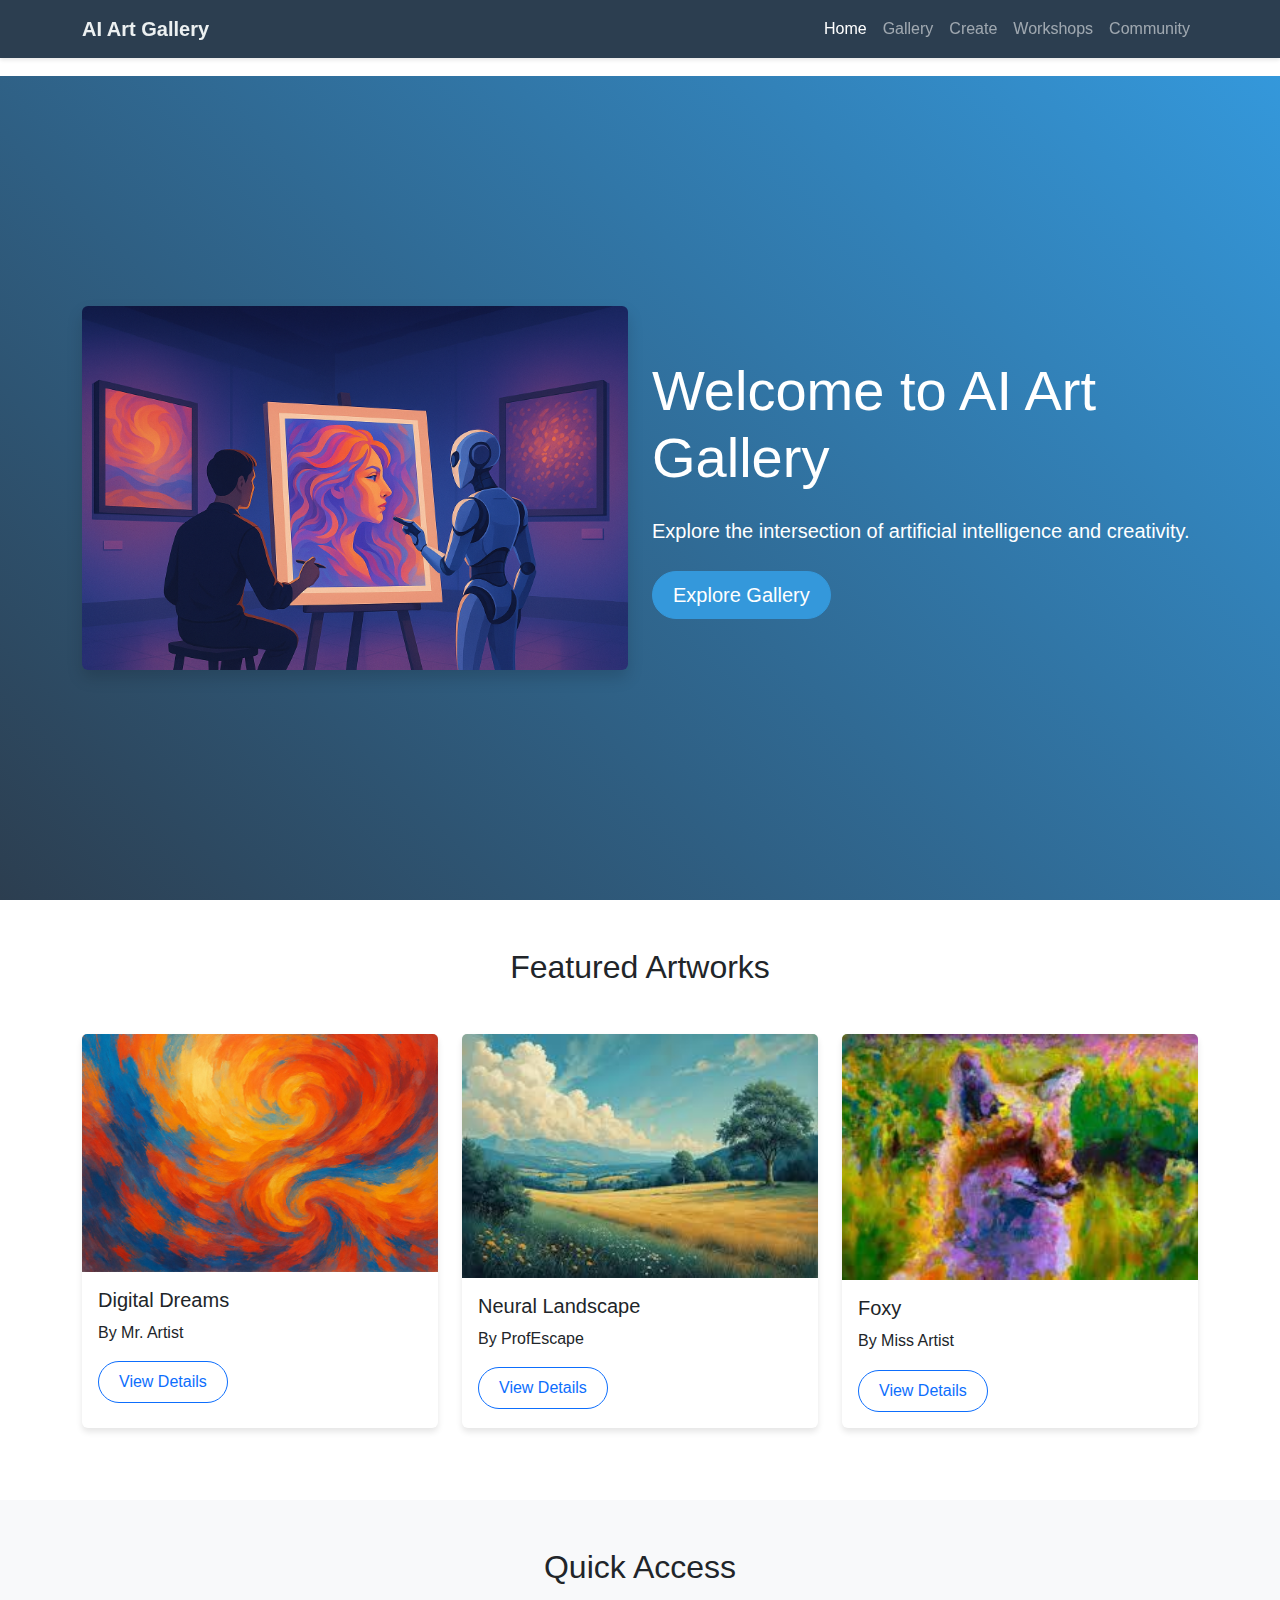
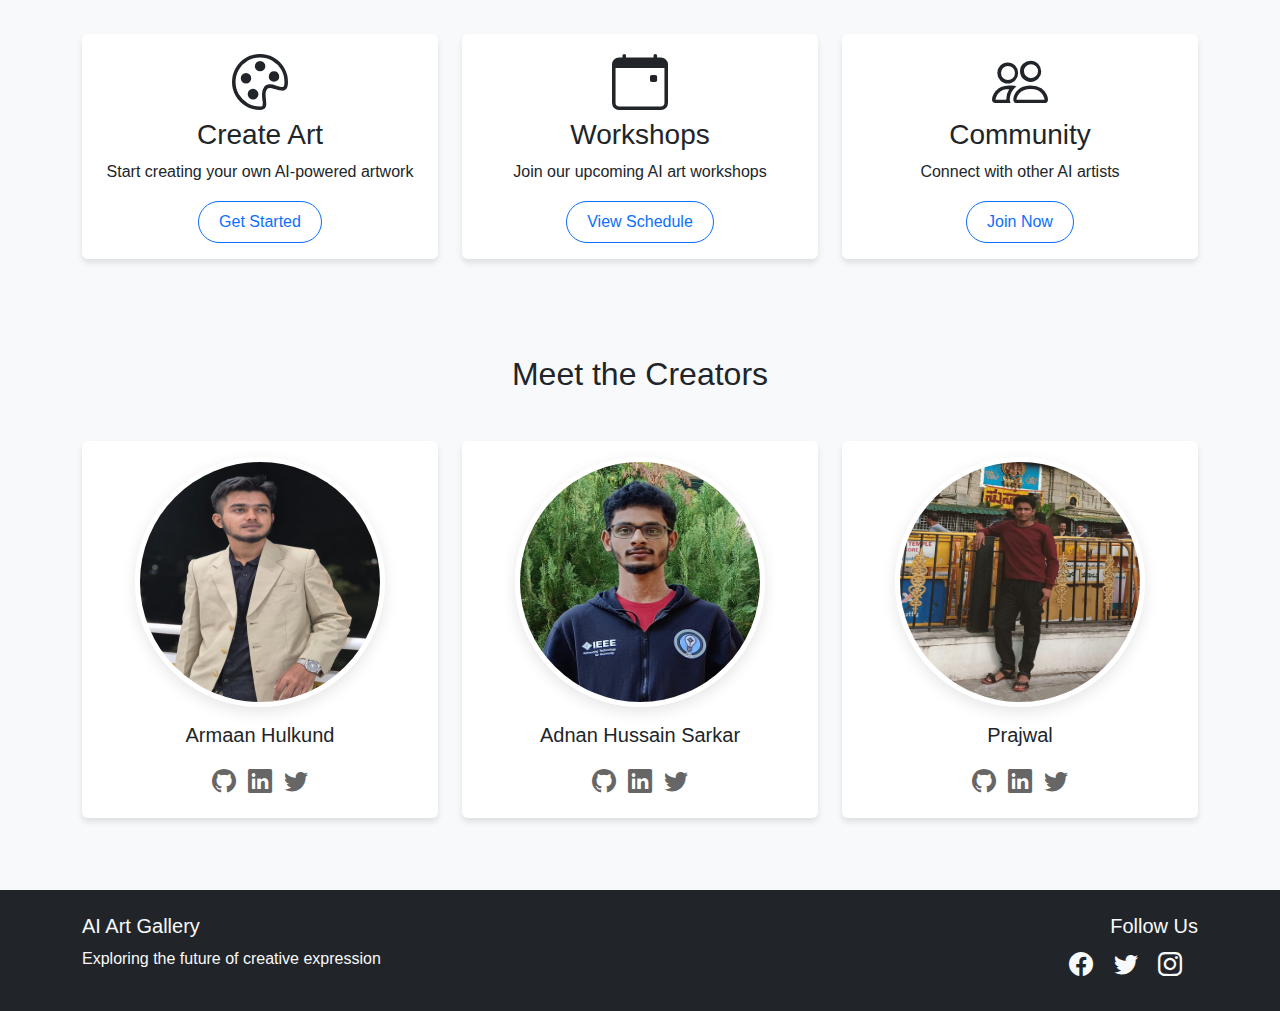
<file: index.html>
<!DOCTYPE html>
<html lang="en">
<head>
    <meta charset="UTF-8">
    <meta name="viewport" content="width=device-width, initial-scale=1.0">
    <title>AI Art Gallery</title>
    <!-- Bootstrap CSS -->
    <link href="https://cdn.jsdelivr.net/npm/bootstrap@5.1.3/dist/css/bootstrap.min.css" rel="stylesheet">
    <!-- Bootstrap Icons -->
    <link rel="stylesheet" href="https://cdn.jsdelivr.net/npm/bootstrap-icons@1.7.2/font/bootstrap-icons.css">
    <!-- Custom CSS -->
    <link href="css/style.css" rel="stylesheet">
    <link href="css/responsive.css" rel="stylesheet">
</head>
<body>
    <!-- Navigation -->
    <nav class="navbar navbar-expand-lg navbar-dark bg-dark fixed-top">
        <div class="container">
            <a class="navbar-brand" href="index.html">AI Art Gallery</a>
            <button class="navbar-toggler" type="button" data-bs-toggle="collapse" data-bs-target="#navbarNav">
                <span class="navbar-toggler-icon"></span>
            </button>
            <div class="collapse navbar-collapse" id="navbarNav">
                <ul class="navbar-nav ms-auto">
                    <li class="nav-item">
                        <a class="nav-link active" href="index.html">Home</a>
                    </li>
                    <li class="nav-item">
                        <a class="nav-link" href="pages/gallery.html">Gallery</a>
                    </li>
                    <li class="nav-item">
                        <a class="nav-link" href="pages/create-studio.html">Create</a>
                    </li>
                    <li class="nav-item">
                        <a class="nav-link" href="pages/workshops.html">Workshops</a>
                    </li>
                    <li class="nav-item">
                        <a class="nav-link" href="pages/community.html">Community</a>
                    </li>
                </ul>
            </div>
        </div>
    </nav>

    <!-- Hero Section -->
    <section class="hero-section">
        <div class="container h-100">
            <div class="row h-100 align-items-center">
                <div class="col-md-6">
                    <div class="art-showcase" id="artShowcase">
                        <img src="assets/images/hero/hero1.png" alt="AI Art" class="img-fluid rounded shadow hero-image">
                    </div>
                </div>
                <div class="col-md-6">
                    <h1 class="display-4 mb-4">Welcome to AI Art Gallery</h1>
                    <p class="lead mb-4">Explore the intersection of artificial intelligence and creativity.</p>
                    <a href="pages/gallery.html" class="btn btn-primary btn-lg">Explore Gallery</a>
                </div>
            </div>
        </div>
    </section>

    <!-- Featured Section -->
    <section class="featured-section py-5">
        <div class="container">
            <h2 class="text-center mb-5">Featured Artworks</h2>
            <div class="row" id="featuredArtworks">
                <!-- Dynamic content will be loaded here -->
            </div>
        </div>
    </section>

    <!-- Quick Access Section -->
    <section class="quick-access py-5 bg-light">
        <div class="container">
            <h2 class="text-center mb-5">Quick Access</h2>
            <div class="row g-4">
                <div class="col-md-4">
                    <div class="card h-100">
                        <div class="card-body text-center">
                            <i class="bi bi-palette display-4 mb-3"></i>
                            <h3>Create Art</h3>
                            <p>Start creating your own AI-powered artwork</p>
                            <a href="pages/create-studio.html" class="btn btn-outline-primary">Get Started</a>
                        </div>
                    </div>
                </div>
                <div class="col-md-4">
                    <div class="card h-100">
                        <div class="card-body text-center">
                            <i class="bi bi-calendar-event display-4 mb-3"></i>
                            <h3>Workshops</h3>
                            <p>Join our upcoming AI art workshops</p>
                            <a href="pages/workshops.html" class="btn btn-outline-primary">View Schedule</a>
                        </div>
                    </div>
                </div>
                <div class="col-md-4">
                    <div class="card h-100">
                        <div class="card-body text-center">
                            <i class="bi bi-people display-4 mb-3"></i>
                            <h3>Community</h3>
                            <p>Connect with other AI artists</p>
                            <a href="pages/community.html" class="btn btn-outline-primary">Join Now</a>
                        </div>
                    </div>
                </div>
            </div>
        </div>
    </section>

    <!-- Creators Section -->
<section class="creators-section py-5 bg-light">
    <div class="container">
        <h2 class="text-center mb-5">Meet the Creators</h2>
        <div class="row">
            <!-- Creator 1 -->
            <div class="col-md-4 mb-4">
                <div class="card creator-card h-100">
                    <div class="card-body text-center">
                        <div class="creator-avatar mb-3">
                            <img src="assets/images/creators/armaan.jpg" alt="Armaan Hulkund" 
                                 class="rounded-circle" width="250" height="250">
                        </div>
                        <h5 class="card-title">Armaan Hulkund</h5>
                        <p class="text-muted"></p>
                        <p class="card-text"></p>
                        <div class="social-links">
                            <a href="#" class="me-2"><i class="bi bi-github"></i></a>
                            <a href="#" class="me-2"><i class="bi bi-linkedin"></i></a>
                            <a href="#"><i class="bi bi-twitter"></i></a>
                        </div>
                    </div>
                </div>
            </div>

            <!-- Creator 2 -->
            <div class="col-md-4 mb-4">
                <div class="card creator-card h-100">
                    <div class="card-body text-center">
                        <div class="creator-avatar mb-3">
                            <img src="assets/images/creators/adnan.jpg" alt="Adnan Hussain Sarkar" 
                                 class="rounded-circle" width="250" height="250">
                        </div>
                        <h5 class="card-title">Adnan Hussain Sarkar</h5>
                        <p class="text-muted"></p>
                        <p class="card-text"></p>
                        <div class="social-links">
                            <a href="https://github.com/ProfEscape" class="me-2"><i class="bi bi-github"></i></a>
                            <a href="#" class="me-2"><i class="bi bi-linkedin"></i></a>
                            <a href="#"><i class="bi bi-twitter"></i></a>
                        </div>
                    </div>
                </div>
            </div>

            <!-- Creator 3 -->
            <div class="col-md-4 mb-4">
                <div class="card creator-card h-100">
                    <div class="card-body text-center">
                        <div class="creator-avatar mb-3">
                            <img src="assets/images/creators/prajwal.jpg" alt="Prajwal Teli" 
                                 class="rounded-circle" width="250" height="250">
                        </div>
                        <h5 class="card-title">Prajwal</h5>
                        <p class="text-muted"></p>
                        <p class="card-text"></p>
                        <div class="social-links">
                            <a href="#" class="me-2"><i class="bi bi-github"></i></a>
                            <a href="#" class="me-2"><i class="bi bi-linkedin"></i></a>
                            <a href="#"><i class="bi bi-twitter"></i></a>
                        </div>
                    </div>
                </div>
            </div>
        </div>
    </div>
</section>

    <!-- Footer -->
    <footer class="bg-dark text-light py-4">
        <div class="container">
            <div class="row">
                <div class="col-md-6">
                    <h5>AI Art Gallery</h5>
                    <p>Exploring the future of creative expression</p>
                </div>
                <div class="col-md-6 text-md-end">
                    <h5>Follow Us</h5>
                    <div class="social-links">
                        <a href="#" class="text-light me-3"><i class="bi bi-facebook"></i></a>
                        <a href="#" class="text-light me-3"><i class="bi bi-twitter"></i></a>
                        <a href="#" class="text-light me-3"><i class="bi bi-instagram"></i></a>
                    </div>
                </div>
            </div>
        </div>
    </footer>

    <!-- Scripts -->
    <script src="https://code.jquery.com/jquery-3.6.0.min.js"></script>
    <script src="https://cdn.jsdelivr.net/npm/bootstrap@5.1.3/dist/js/bootstrap.bundle.min.js"></script>
    <script src="js/main.js"></script>
</body>
</html>
</file>
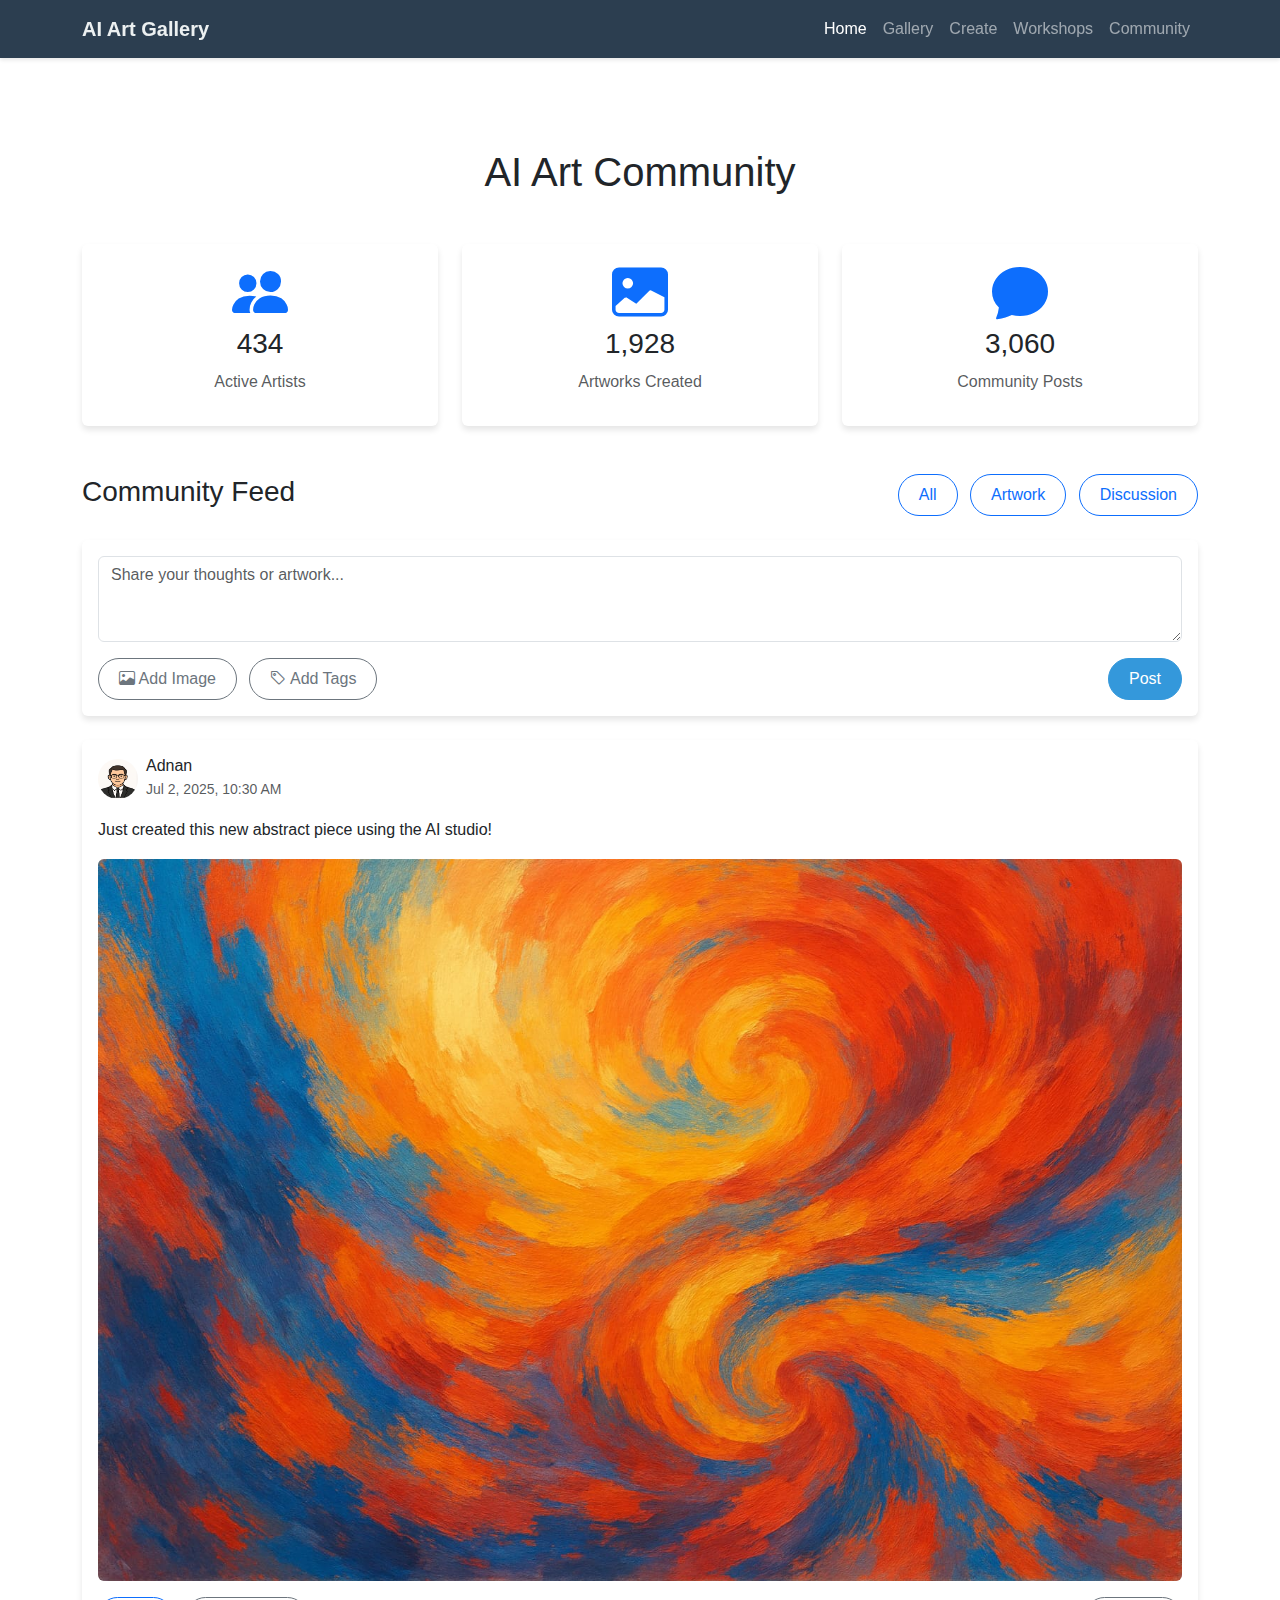
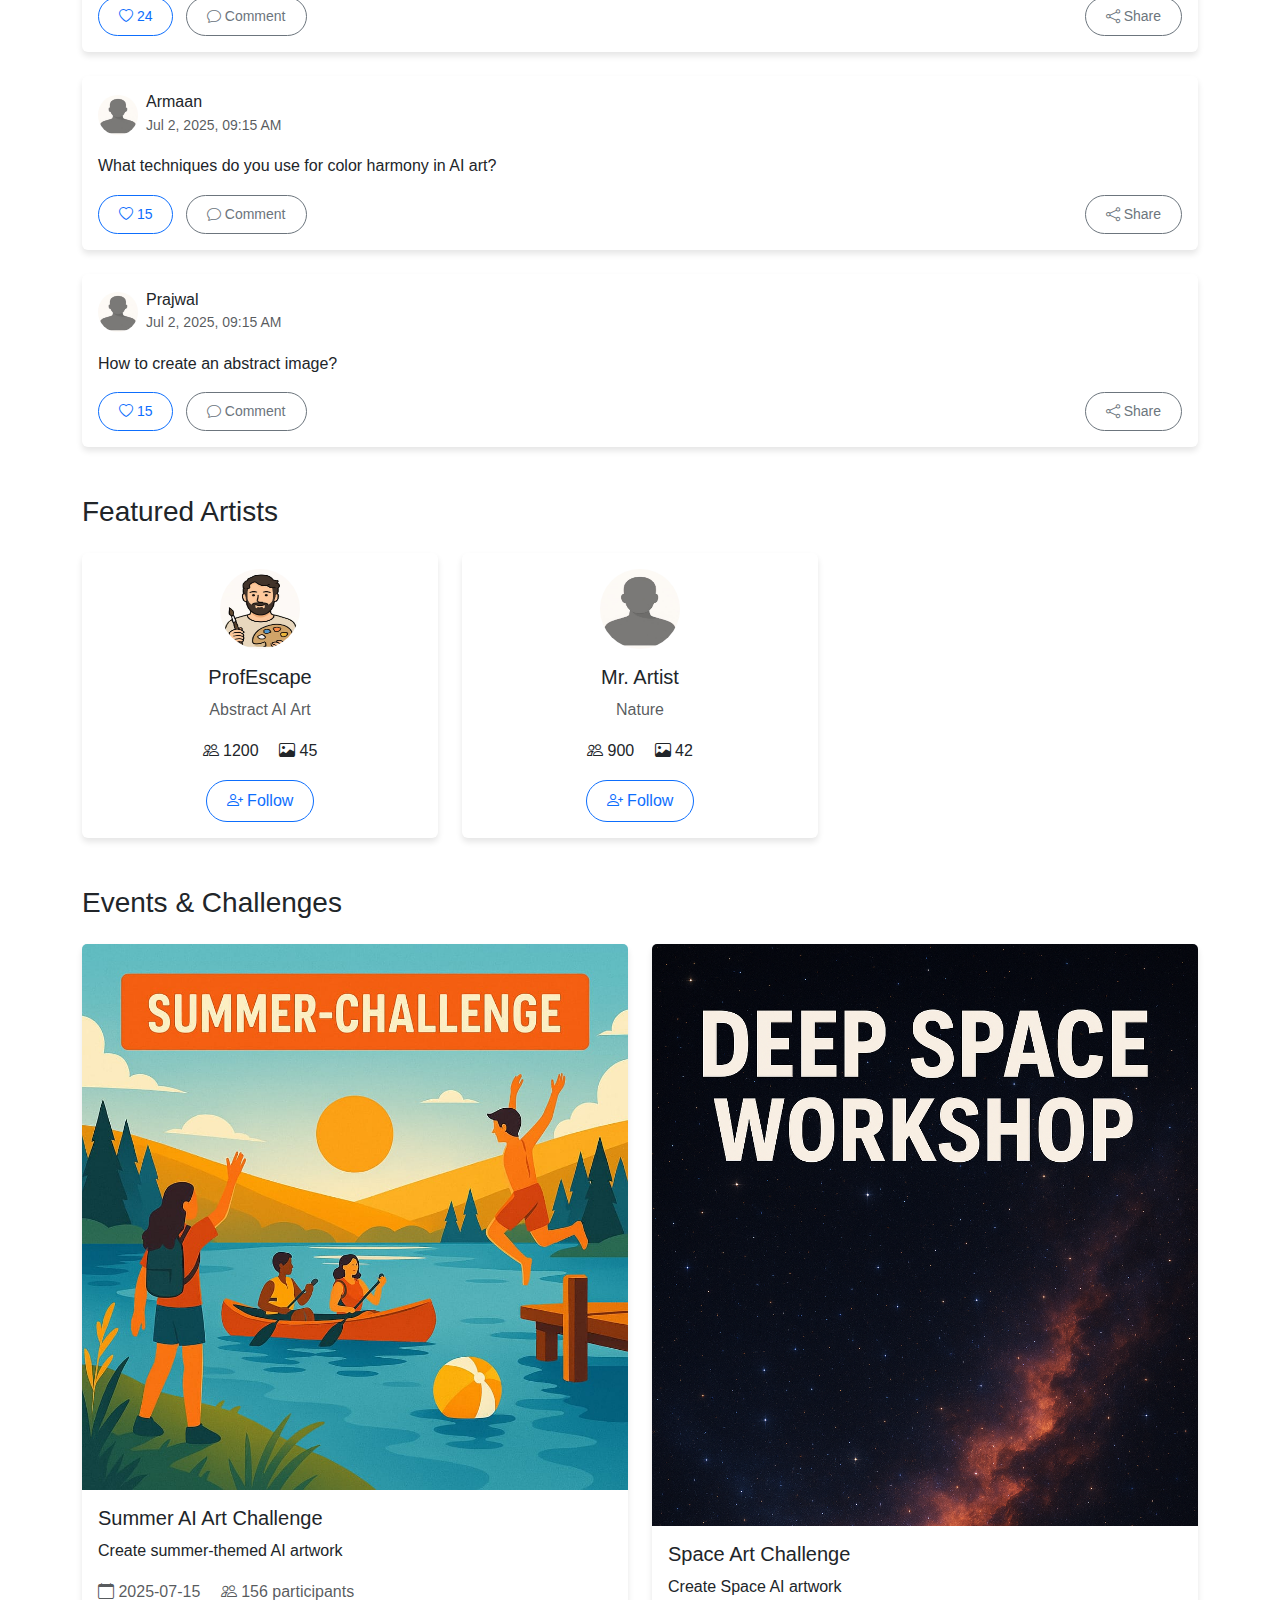
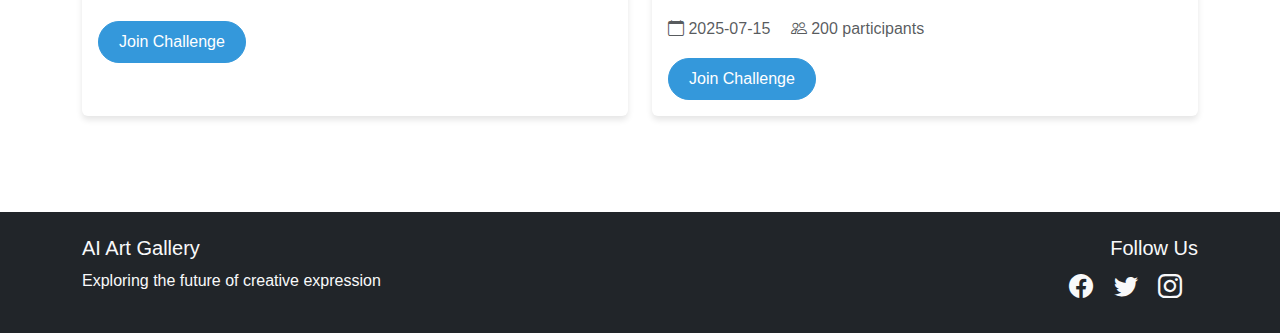
<file: pages/community.html>
<!DOCTYPE html>
<html lang="en">
<head>
    <meta charset="UTF-8">
    <meta name="viewport" content="width=device-width, initial-scale=1.0">
    <title>Community - AI Art Gallery</title>
    <link href="https://cdn.jsdelivr.net/npm/bootstrap@5.1.3/dist/css/bootstrap.min.css" rel="stylesheet">
    <link rel="stylesheet" href="https://cdn.jsdelivr.net/npm/bootstrap-icons@1.7.2/font/bootstrap-icons.css">
    <link href="../css/style.css" rel="stylesheet">
    <link href="../css/responsive.css" rel="stylesheet">
</head>
<body>
    <!-- Navigation -->
    <nav class="navbar navbar-expand-lg navbar-dark bg-dark fixed-top">
        <div class="container">
            <a class="navbar-brand" href="../index.html">AI Art Gallery</a>
            <button class="navbar-toggler" type="button" data-bs-toggle="collapse" data-bs-target="#navbarNav">
                <span class="navbar-toggler-icon"></span>
            </button>
            <div class="collapse navbar-collapse" id="navbarNav">
                <ul class="navbar-nav ms-auto">
                    <li class="nav-item">
                        <a class="nav-link active" href="../index.html">Home</a>
                    </li>
                    <li class="nav-item">
                        <a class="nav-link" href="gallery.html">Gallery</a>
                    </li>
                    <li class="nav-item">
                        <a class="nav-link" href="create-studio.html">Create</a>
                    </li>
                    <li class="nav-item">
                        <a class="nav-link" href="workshops.html">Workshops</a>
                    </li>
                    <li class="nav-item">
                        <a class="nav-link" href="community.html">Community</a>
                    </li>
                </ul>
            </div>
        </div>
    </nav>

    <!-- Community Header -->
    <section class="community-header py-5 mt-4">
        <div class="container">
            <h1 class="text-center mb-5">AI Art Community</h1>
            
            <!-- Community Stats -->
            <div class="community-stats text-center mb-5">
                <div class="row g-4">
                    <div class="col-md-4">
                        <div class="stat-card card h-100">
                            <div class="card-body">
                                <i class="bi bi-people-fill display-4 mb-3 text-primary"></i>
                                <h3 class="counter">1234</h3>
                                <p class="text-muted">Active Artists</p>
                            </div>
                        </div>
                    </div>
                    <div class="col-md-4">
                        <div class="stat-card card h-100">
                            <div class="card-body">
                                <i class="bi bi-image-fill display-4 mb-3 text-primary"></i>
                                <h3 class="counter">5678</h3>
                                <p class="text-muted">Artworks Created</p>
                            </div>
                        </div>
                    </div>
                    <div class="col-md-4">
                        <div class="stat-card card h-100">
                            <div class="card-body">
                                <i class="bi bi-chat-fill display-4 mb-3 text-primary"></i>
                                <h3 class="counter">9012</h3>
                                <p class="text-muted">Community Posts</p>
                            </div>
                        </div>
                    </div>
                </div>
            </div>

            <!-- Community Feed -->
            <div class="community-feed mb-5">
                <div class="d-flex justify-content-between align-items-center mb-4">
                    <h3>Community Feed</h3>
                    <div class="feed-controls">
                        <button class="btn btn-outline-primary me-2" data-filter="all">All</button>
                        <button class="btn btn-outline-primary me-2" data-filter="artwork">Artwork</button>
                        <button class="btn btn-outline-primary" data-filter="discussion">Discussion</button>
                    </div>
                </div>

                <!-- Post Creation -->
                <div class="card mb-4">
                    <div class="card-body">
                        <form id="postForm">
                            <div class="mb-3">
                                <textarea class="form-control" id="postContent" 
                                          rows="3" placeholder="Share your thoughts or artwork..."></textarea>
                            </div>
                            <div class="d-flex justify-content-between align-items-center">
                                <div class="post-attachments">
                                    <button type="button" class="btn btn-outline-secondary me-2">
                                        <i class="bi bi-image"></i> Add Image
                                    </button>
                                    <button type="button" class="btn btn-outline-secondary">
                                        <i class="bi bi-tag"></i> Add Tags
                                    </button>
                                </div>
                                <button type="submit" class="btn btn-primary">Post</button>
                            </div>
                        </form>
                    </div>
                </div>

                <!-- Feed Content -->
                <div id="communityFeed">
                    <!-- Dynamic content will be loaded here -->
                </div>
            </div>

            <!-- Featured Artists -->
            <div class="featured-artists mb-5">
                <h3 class="mb-4">Featured Artists</h3>
                <div class="row g-4" id="featuredArtists">
                    <!-- Dynamic content will be loaded here -->
                </div>
            </div>

            <!-- Events and Challenges -->
            <div class="events-challenges mb-5">
                <h3 class="mb-4">Events & Challenges</h3>
                <div class="row g-4" id="eventsChallenges">
                    <!-- Dynamic content will be loaded here -->
                </div>
            </div>
        </div>
    </section>

    <!-- Post Modal -->
    <div class="modal fade" id="postModal">
        <div class="modal-dialog modal-lg">
            <div class="modal-content">
                <div class="modal-header">
                    <h5 class="modal-title">Post Details</h5>
                    <button type="button" class="btn-close" data-bs-dismiss="modal"></button>
                </div>
                <div class="modal-body">
                    <!-- Dynamic content -->
                </div>
                <div class="modal-footer">
                    <div class="input-group">
                        <input type="text" class="form-control" placeholder="Add a comment...">
                        <button class="btn btn-primary">Comment</button>
                    </div>
                </div>
            </div>
        </div>
    </div>

    <!-- Footer -->
     <footer class="bg-dark text-light py-4">
        <div class="container">
            <div class="row">
                <div class="col-md-6">
                    <h5>AI Art Gallery</h5>
                    <p>Exploring the future of creative expression</p>
                </div>
                <div class="col-md-6 text-md-end">
                    <h5>Follow Us</h5>
                    <div class="social-links">
                        <a href="#" class="text-light me-3"><i class="bi bi-facebook"></i></a>
                        <a href="#" class="text-light me-3"><i class="bi bi-twitter"></i></a>
                        <a href="#" class="text-light me-3"><i class="bi bi-instagram"></i></a>
                    </div>
                </div>
            </div>
        </div>
    </footer>

    <!-- Scripts -->
    <script src="https://code.jquery.com/jquery-3.6.0.min.js"></script>
    <script src="https://cdn.jsdelivr.net/npm/bootstrap@5.1.3/dist/js/bootstrap.bundle.min.js"></script>
    <script src="../js/community.js"></script>
</body>
</html>
</file>
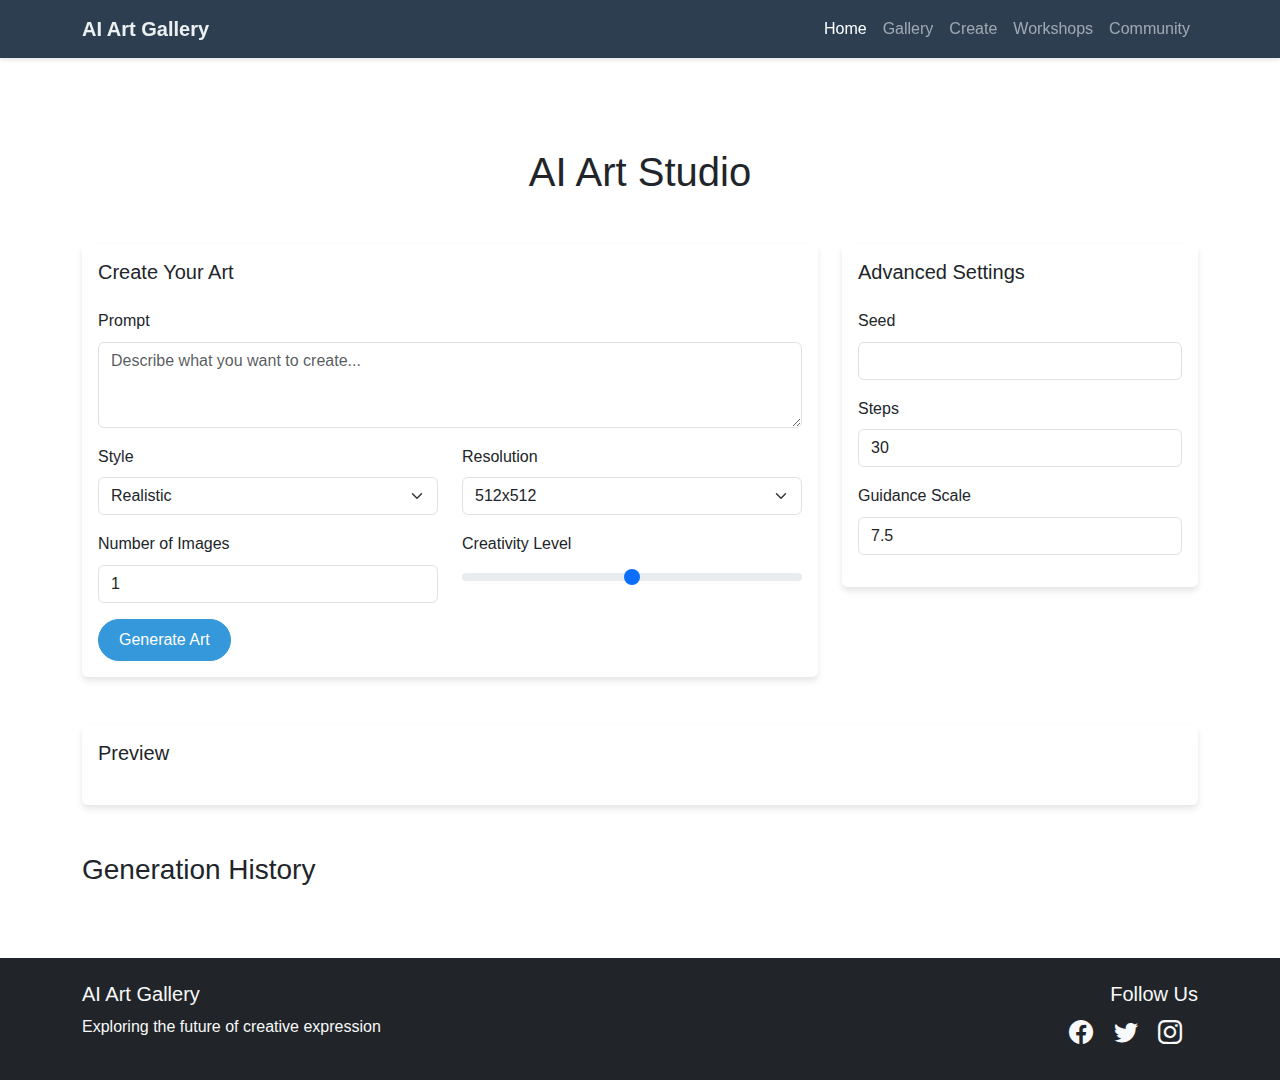
<file: pages/create-studio.html>
<!DOCTYPE html>
<html lang="en">
<head>
    <meta charset="UTF-8">
    <meta name="viewport" content="width=device-width, initial-scale=1.0">
    <title>Create Studio - AI Art Gallery</title>
    <link href="https://cdn.jsdelivr.net/npm/bootstrap@5.1.3/dist/css/bootstrap.min.css" rel="stylesheet">
    <link rel="stylesheet" href="https://cdn.jsdelivr.net/npm/bootstrap-icons@1.7.2/font/bootstrap-icons.css">
    <link href="../css/style.css" rel="stylesheet">
    <link href="../css/responsive.css" rel="stylesheet">
</head>
<body>
    <!-- Navigation -->
    <nav class="navbar navbar-expand-lg navbar-dark bg-dark fixed-top">
        <div class="container">
            <a class="navbar-brand" href="../index.html">AI Art Gallery</a>
            <button class="navbar-toggler" type="button" data-bs-toggle="collapse" data-bs-target="#navbarNav">
                <span class="navbar-toggler-icon"></span>
            </button>
            <div class="collapse navbar-collapse" id="navbarNav">
                <ul class="navbar-nav ms-auto">
                    <li class="nav-item">
                        <a class="nav-link active" href="../index.html">Home</a>
                    </li>
                    <li class="nav-item">
                        <a class="nav-link" href="gallery.html">Gallery</a>
                    </li>
                    <li class="nav-item">
                        <a class="nav-link" href="create-studio.html">Create</a>
                    </li>
                    <li class="nav-item">
                        <a class="nav-link" href="workshops.html">Workshops</a>
                    </li>
                    <li class="nav-item">
                        <a class="nav-link" href="community.html">Community</a>
                    </li>
                </ul>
            </div>
        </div>
    </nav>

    <!-- Studio Header -->
    <section class="studio-header py-5 mt-4">
        <div class="container">
            <h1 class="text-center mb-5">AI Art Studio</h1>
            
            <!-- Generation Controls -->
            <div class="studio-controls mb-5">
                <div class="row g-4">
                    <div class="col-md-8">
                        <div class="card">
                            <div class="card-body">
                                <h5 class="card-title mb-4">Create Your Art</h5>
                                <div class="mb-3">
                                    <label class="form-label">Prompt</label>
                                    <textarea class="form-control" id="artPrompt" rows="3" 
                                              placeholder="Describe what you want to create..."></textarea>
                                </div>
                                <div class="row mb-3">
                                    <div class="col-md-6">
                                        <label class="form-label">Style</label>
                                        <select class="form-select" id="artStyle">
                                            <option value="realistic">Realistic</option>
                                            <option value="abstract">Abstract</option>
                                            <option value="impressionist">Impressionist</option>
                                            <option value="digital">Digital Art</option>
                                        </select>
                                    </div>
                                    <div class="col-md-6">
                                        <label class="form-label">Resolution</label>
                                        <select class="form-select" id="artResolution">
                                            <option value="512">512x512</option>
                                            <option value="768">768x768</option>
                                            <option value="1024">1024x1024</option>
                                        </select>
                                    </div>
                                </div>
                                <div class="row mb-3">
                                    <div class="col-md-6">
                                        <label class="form-label">Number of Images</label>
                                        <input type="number" class="form-control" id="imageCount" 
                                               min="1" max="4" value="1">
                                    </div>
                                    <div class="col-md-6">
                                        <label class="form-label">Creativity Level</label>
                                        <input type="range" class="form-range" id="creativityLevel" 
                                               min="0" max="100" value="50">
                                    </div>
                                </div>
                                <button class="btn btn-primary" id="generateBtn">
                                    Generate Art
                                </button>
                            </div>
                        </div>
                    </div>
                    <div class="col-md-4">
                        <div class="card">
                            <div class="card-body">
                                <h5 class="card-title mb-4">Advanced Settings</h5>
                                <div class="mb-3">
                                    <label class="form-label">Seed</label>
                                    <input type="number" class="form-control" id="seed">
                                </div>
                                <div class="mb-3">
                                    <label class="form-label">Steps</label>
                                    <input type="number" class="form-control" id="steps" 
                                           min="20" max="50" value="30">
                                </div>
                                <div class="mb-3">
                                    <label class="form-label">Guidance Scale</label>
                                    <input type="number" class="form-control" id="guidance" 
                                           min="1" max="20" value="7.5" step="0.5">
                                </div>
                            </div>
                        </div>
                    </div>
                </div>
            </div>

            <!-- Preview Area -->
            <div class="preview-area mb-5">
                <div class="card">
                    <div class="card-body">
                        <h5 class="card-title mb-4">Preview</h5>
                        <div class="row" id="previewGrid">
                            <!-- Generated images will appear here -->
                        </div>
                    </div>
                </div>
            </div>

            <!-- History -->
            <div class="generation-history">
                <h3 class="mb-4">Generation History</h3>
                <div class="row" id="historyGrid">
                    <!-- History items will appear here -->
                </div>
            </div>
        </div>
    </section>

    <!-- Footer -->
     <footer class="bg-dark text-light py-4">
        <div class="container">
            <div class="row">
                <div class="col-md-6">
                    <h5>AI Art Gallery</h5>
                    <p>Exploring the future of creative expression</p>
                </div>
                <div class="col-md-6 text-md-end">
                    <h5>Follow Us</h5>
                    <div class="social-links">
                        <a href="#" class="text-light me-3"><i class="bi bi-facebook"></i></a>
                        <a href="#" class="text-light me-3"><i class="bi bi-twitter"></i></a>
                        <a href="#" class="text-light me-3"><i class="bi bi-instagram"></i></a>
                    </div>
                </div>
            </div>
        </div>
    </footer>

    <!-- Scripts -->
    <script src="https://code.jquery.com/jquery-3.6.0.min.js"></script>
    <script src="https://cdn.jsdelivr.net/npm/bootstrap@5.1.3/dist/js/bootstrap.bundle.min.js"></script>
    <script src="../js/studio.js"></script>
</body>
</html>
</file>
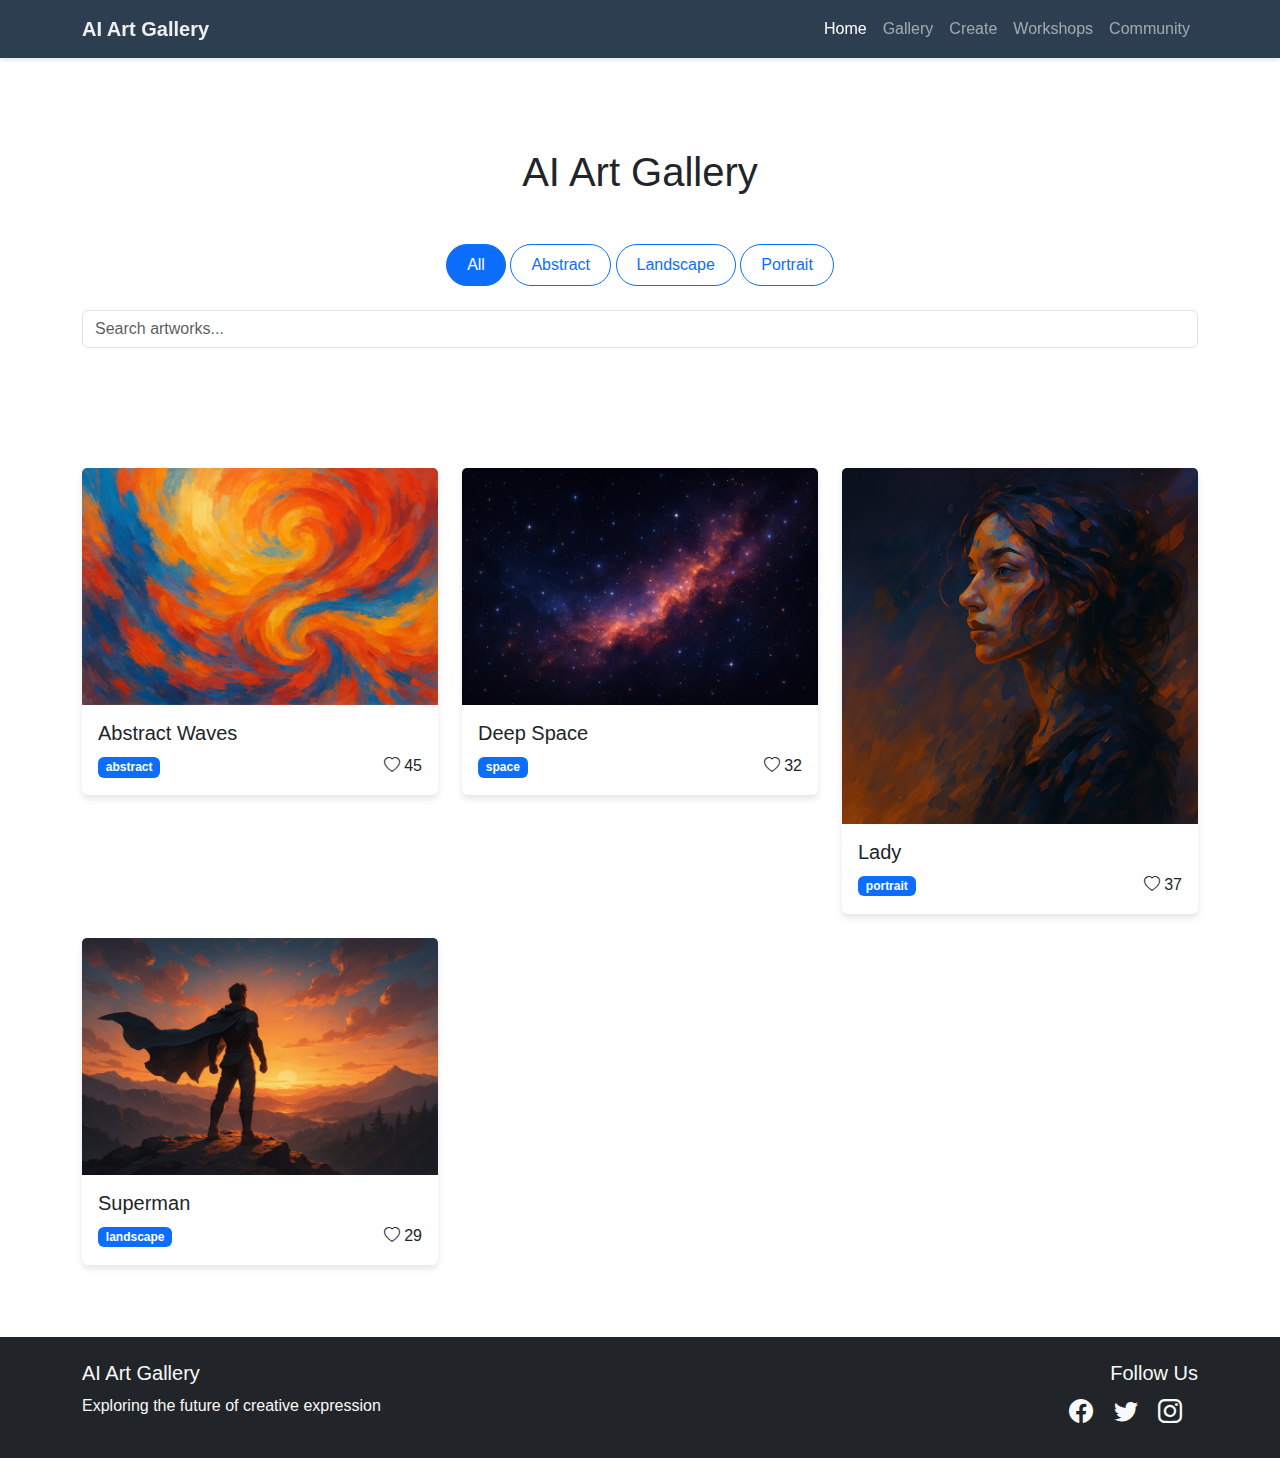
<file: pages/gallery.html>
<!DOCTYPE html>
<html lang="en">
<head>
    <meta charset="UTF-8">
    <meta name="viewport" content="width=device-width, initial-scale=1.0">
    <title>Gallery - AI Art Gallery</title>
    <!-- Bootstrap CSS -->
    <link href="https://cdn.jsdelivr.net/npm/bootstrap@5.1.3/dist/css/bootstrap.min.css" rel="stylesheet">
    <!-- Bootstrap Icons -->
    <link rel="stylesheet" href="https://cdn.jsdelivr.net/npm/bootstrap-icons@1.7.2/font/bootstrap-icons.css">
    <!-- Custom CSS -->
    <link href="../css/style.css" rel="stylesheet">
    <link href="../css/responsive.css" rel="stylesheet">
</head>
<body>
    <!-- Navigation -->
    <nav class="navbar navbar-expand-lg navbar-dark bg-dark fixed-top">
        <div class="container">
            <a class="navbar-brand" href="../index.html">AI Art Gallery</a>
            <button class="navbar-toggler" type="button" data-bs-toggle="collapse" data-bs-target="#navbarNav">
                <span class="navbar-toggler-icon"></span>
            </button>
            <div class="collapse navbar-collapse" id="navbarNav">
                <ul class="navbar-nav ms-auto">
                    <li class="nav-item">
                        <a class="nav-link active" href="../index.html">Home</a>
                    </li>
                    <li class="nav-item">
                        <a class="nav-link" href="gallery.html">Gallery</a>
                    </li>
                    <li class="nav-item">
                        <a class="nav-link" href="create-studio.html">Create</a>
                    </li>
                    <li class="nav-item">
                        <a class="nav-link" href="workshops.html">Workshops</a>
                    </li>
                    <li class="nav-item">
                        <a class="nav-link" href="community.html">Community</a>
                    </li>
                </ul>
            </div>
        </div>
    </nav>

    <!-- Gallery Header -->
    <section class="gallery-header py-5 mt-4">
        <div class="container">
            <h1 class="text-center mb-5">AI Art Gallery</h1>
            <div class="filter-buttons text-center mb-4">
                <button class="btn btn-outline-primary active" data-category="all">All</button>
                <button class="btn btn-outline-primary" data-category="abstract">Abstract</button>
                <button class="btn btn-outline-primary" data-category="landscape">Landscape</button>
                <button class="btn btn-outline-primary" data-category="portrait">Portrait</button>
            </div>
            <div class="search-bar mb-4">
                <input type="text" class="form-control" id="searchArt" placeholder="Search artworks...">
            </div>
        </div>
    </section>

    <!-- Gallery Grid -->
    <section class="gallery-grid py-5">
        <div class="container">
            <div class="row" id="galleryGrid">
                <!-- Dynamic content loaded by JavaScript -->
            </div>
        </div>
    </section>

    <!-- Image Preview Modal -->
    <div class="modal fade" id="artworkModal">
        <div class="modal-dialog modal-lg">
            <div class="modal-content">
                <div class="modal-header">
                    <h5 class="modal-title" id="artworkTitle"></h5>
                    <button type="button" class="btn-close" data-bs-dismiss="modal"></button>
                </div>
                <div class="modal-body">
                    <img id="modalImage" class="img-fluid" alt="Artwork">
                    <div class="artwork-details mt-3">
                        <p id="artworkDescription"></p>
                        <div class="d-flex justify-content-between align-items-center">
                            <div class="artwork-meta">
                                <span class="badge bg-primary" id="artworkCategory"></span>
                                <span class="text-muted" id="artworkDate"></span>
                            </div>
                            <div class="artwork-actions">
                                <button class="btn btn-outline-primary btn-sm like-btn">
                                    <i class="bi bi-heart"></i> Like
                                </button>
                                <button class="btn btn-outline-secondary btn-sm share-btn">
                                    <i class="bi bi-share"></i> Share
                                </button>
                            </div>
                        </div>
                    </div>
                </div>
            </div>
        </div>
    </div>

    <!-- Footer -->
   <footer class="bg-dark text-light py-4">
        <div class="container">
            <div class="row">
                <div class="col-md-6">
                    <h5>AI Art Gallery</h5>
                    <p>Exploring the future of creative expression</p>
                </div>
                <div class="col-md-6 text-md-end">
                    <h5>Follow Us</h5>
                    <div class="social-links">
                        <a href="#" class="text-light me-3"><i class="bi bi-facebook"></i></a>
                        <a href="#" class="text-light me-3"><i class="bi bi-twitter"></i></a>
                        <a href="#" class="text-light me-3"><i class="bi bi-instagram"></i></a>
                    </div>
                </div>
            </div>
        </div>
    </footer>

    <!-- Scripts -->
    <script src="https://code.jquery.com/jquery-3.6.0.min.js"></script>
    <script src="https://cdn.jsdelivr.net/npm/bootstrap@5.1.3/dist/js/bootstrap.bundle.min.js"></script>
    <script src="../js/gallery.js"></script>
</body>
</html>
</file>
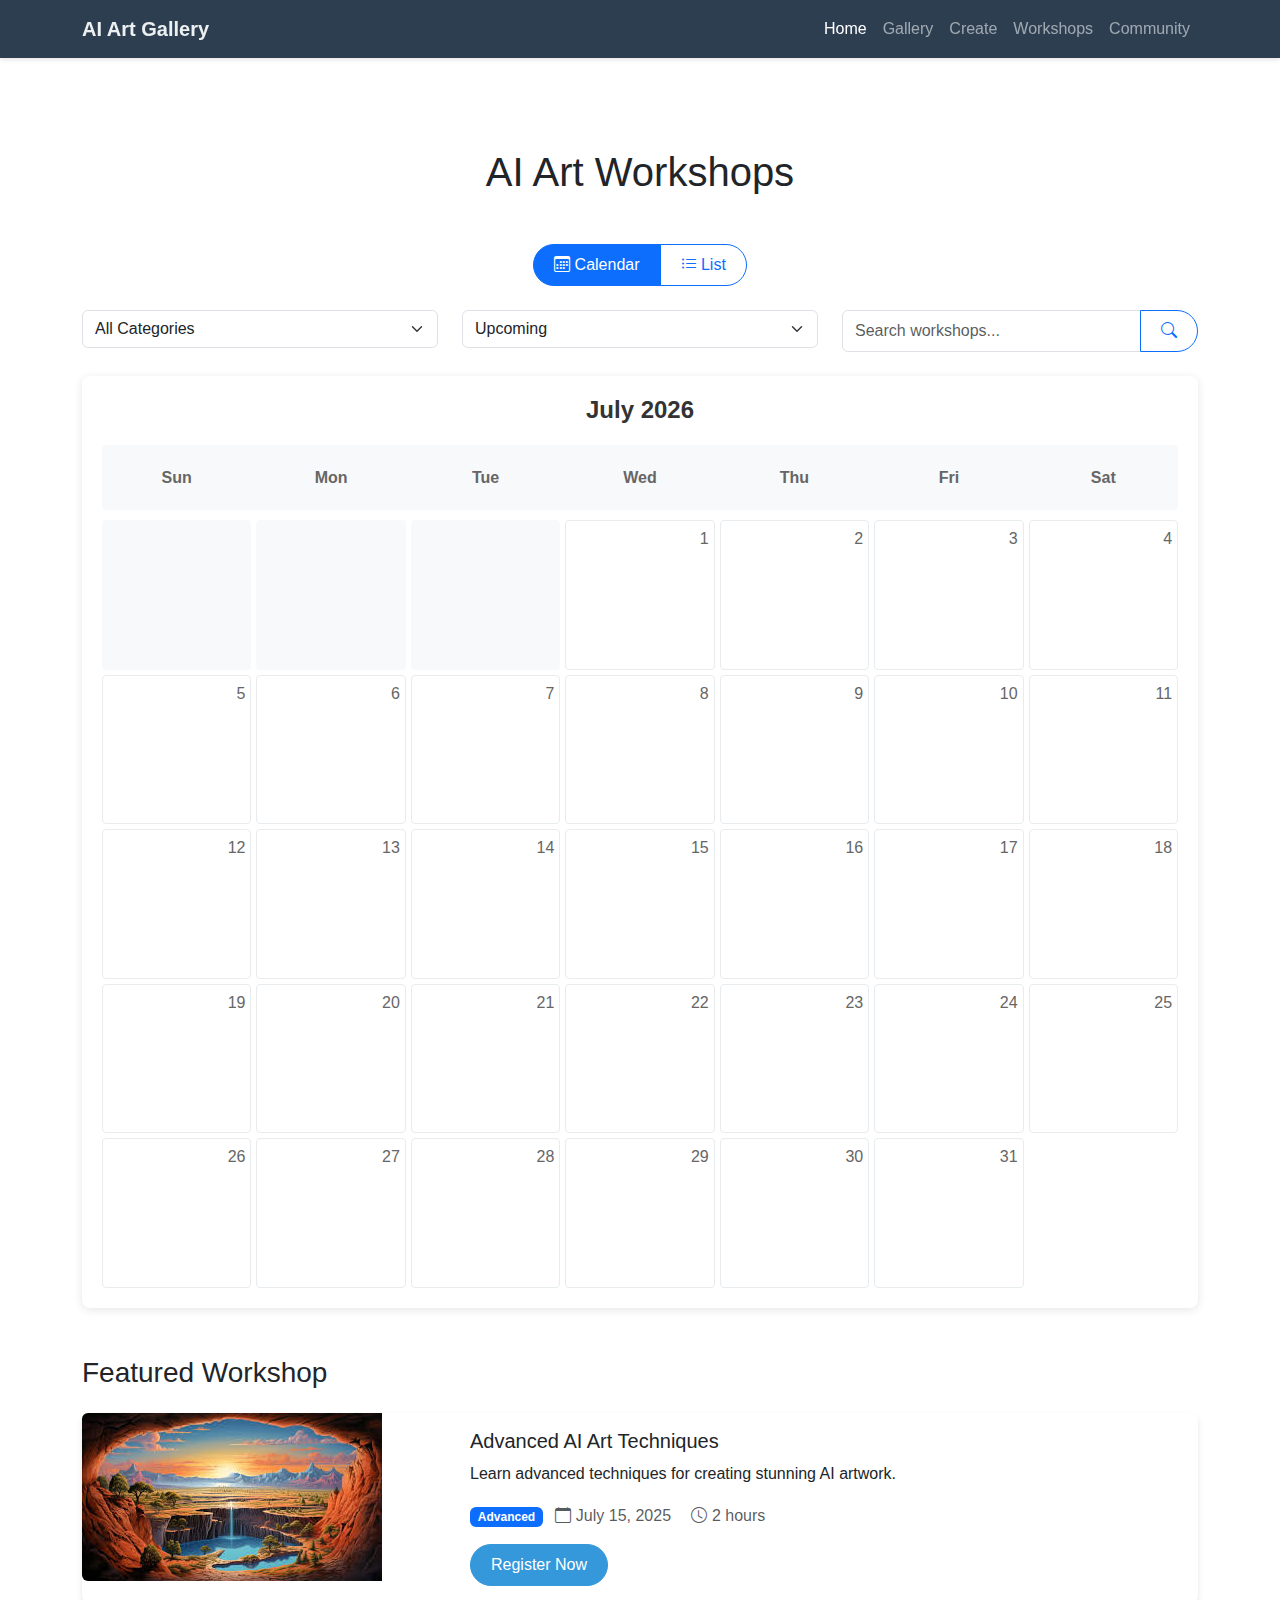
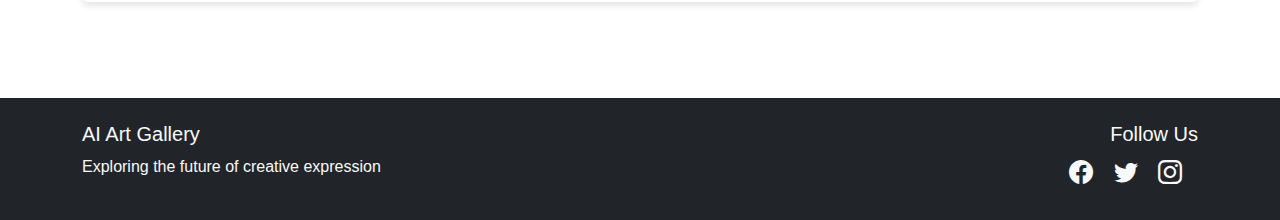
<file: pages/workshops.html>
<!DOCTYPE html>
<html lang="en">
<head>
    <meta charset="UTF-8">
    <meta name="viewport" content="width=device-width, initial-scale=1.0">
    <title>Workshops - AI Art Gallery</title>
    <link href="https://cdn.jsdelivr.net/npm/bootstrap@5.1.3/dist/css/bootstrap.min.css" rel="stylesheet">
    <link rel="stylesheet" href="https://cdn.jsdelivr.net/npm/bootstrap-icons@1.7.2/font/bootstrap-icons.css">
    <link href="../css/style.css" rel="stylesheet">
    <link href="../css/responsive.css" rel="stylesheet">
</head>
<body>
    <!-- Navigation -->
    <nav class="navbar navbar-expand-lg navbar-dark bg-dark fixed-top">
        <div class="container">
            <a class="navbar-brand" href="../index.html">AI Art Gallery</a>
            <button class="navbar-toggler" type="button" data-bs-toggle="collapse" data-bs-target="#navbarNav">
                <span class="navbar-toggler-icon"></span>
            </button>
            <div class="collapse navbar-collapse" id="navbarNav">
                <ul class="navbar-nav ms-auto">
                    <li class="nav-item">
                        <a class="nav-link active" href="../index.html">Home</a>
                    </li>
                    <li class="nav-item">
                        <a class="nav-link" href="gallery.html">Gallery</a>
                    </li>
                    <li class="nav-item">
                        <a class="nav-link" href="create-studio.html">Create</a>
                    </li>
                    <li class="nav-item">
                        <a class="nav-link" href="workshops.html">Workshops</a>
                    </li>
                    <li class="nav-item">
                        <a class="nav-link" href="community.html">Community</a>
                    </li>
                </ul>
            </div>
        </div>
    </nav>

    <!-- Workshops Header -->
    <section class="workshops-header py-5 mt-4">
        <div class="container">
            <h1 class="text-center mb-5">AI Art Workshops</h1>
            
            <!-- View Toggle -->
            <div class="view-toggle text-center mb-4">
                <div class="btn-group" role="group">
                    <button class="btn btn-outline-primary active" data-view="calendar">
                        <i class="bi bi-calendar3"></i> Calendar
                    </button>
                    <button class="btn btn-outline-primary" data-view="list">
                        <i class="bi bi-list-ul"></i> List
                    </button>
                </div>
            </div>

            <!-- Filters -->
            <div class="filters mb-4">
                <div class="row">
                    <div class="col-md-4">
                        <select class="form-select" id="categoryFilter">
                            <option value="all">All Categories</option>
                            <option value="beginner">Beginner</option>
                            <option value="intermediate">Intermediate</option>
                            <option value="advanced">Advanced</option>
                        </select>
                    </div>
                    <div class="col-md-4">
                        <select class="form-select" id="dateFilter">
                            <option value="upcoming">Upcoming</option>
                            <option value="this-week">This Week</option>
                            <option value="this-month">This Month</option>
                            <option value="past">Past Events</option>
                        </select>
                    </div>
                    <div class="col-md-4">
                        <div class="input-group">
                            <input type="text" class="form-control" id="searchWorkshops" 
                                   placeholder="Search workshops...">
                            <button class="btn btn-outline-primary">
                                <i class="bi bi-search"></i>
                            </button>
                        </div>
                    </div>
                </div>
            </div>

            <!-- Calendar View -->
            <div class="calendar-view mb-5" id="calendarView">
                <!-- Calendar will be rendered here -->
            </div>

            <!-- List View (initially hidden) -->
            <div class="list-view mb-5" id="listView" style="display: none;">
                <div class="row" id="workshopsList">
                    <!-- Workshops will be listed here -->
                </div>
            </div>

            <!-- Featured Workshop -->
            <div class="featured-workshop mb-5">
                <h3 class="mb-4">Featured Workshop</h3>
                <div class="card">
                    <div class="row g-0">
                        <div class="col-md-4">
                            <img src="../assets/images/workshops/featured.jpeg" class="img-fluid rounded-start" 
                                 alt="Featured Workshop">
                        </div>
                        <div class="col-md-8">
                            <div class="card-body">
                                <h5 class="card-title">Advanced AI Art Techniques</h5>
                                <p class="card-text">Learn advanced techniques for creating stunning AI artwork.</p>
                                <div class="workshop-meta mb-3">
                                    <span class="badge bg-primary me-2">Advanced</span>
                                    <span class="text-muted">
                                        <i class="bi bi-calendar"></i> July 15, 2025
                                    </span>
                                    <span class="text-muted ms-3">
                                        <i class="bi bi-clock"></i> 2 hours
                                    </span>
                                </div>
                                <button class="btn btn-primary">Register Now</button>
                            </div>
                        </div>
                    </div>
                </div>
            </div>
        </div>
    </section>

    <!-- Footer -->
     <footer class="bg-dark text-light py-4">
        <div class="container">
            <div class="row">
                <div class="col-md-6">
                    <h5>AI Art Gallery</h5>
                    <p>Exploring the future of creative expression</p>
                </div>
                <div class="col-md-6 text-md-end">
                    <h5>Follow Us</h5>
                    <div class="social-links">
                        <a href="#" class="text-light me-3"><i class="bi bi-facebook"></i></a>
                        <a href="#" class="text-light me-3"><i class="bi bi-twitter"></i></a>
                        <a href="#" class="text-light me-3"><i class="bi bi-instagram"></i></a>
                    </div>
                </div>
            </div>
        </div>
    </footer>

    <!-- Scripts -->
    <script src="https://code.jquery.com/jquery-3.6.0.min.js"></script>
    <script src="https://cdn.jsdelivr.net/npm/bootstrap@5.1.3/dist/js/bootstrap.bundle.min.js"></script>
    <script src="../js/workshops.js"></script>
</body>
</html>
</file>
<file: css/style.css>
/* Global Variables */
:root {
    --primary-color: #3498db;
    --secondary-color: #2ecc71;
    --dark-color: #2c3e50;
    --light-color: #ecf0f1;
    --transition: all 0.3s ease;
}

/* Global Styles */
body {
    font-family: 'Arial', sans-serif;
    line-height: 1.6;
    padding-top: 76px;
}

/* Navigation */
.navbar {
    background: var(--dark-color) !important;
    box-shadow: 0 2px 4px rgba(0,0,0,0.1);
}

.navbar-brand {
    font-weight: bold;
    color: var(--light-color) !important;
}

/* Hero Section */
.hero-section {
    background: linear-gradient(45deg, var(--dark-color), var(--primary-color));
    color: white;
    min-height: calc(100vh - 76px);
    display: flex;
    align-items: center;
}

.hero-image {
    transition: var(--transition);
}

/* Cards */
.card {
    transition: var(--transition);
    border: none;
    box-shadow: 0 4px 6px rgba(0,0,0,0.1);
}

.card:hover {
    transform: translateY(-5px);
}

/* Creator Cards Styling */
.creator-card {
    transition: transform 0.3s ease, box-shadow 0.3s ease;
}

.creator-card:hover {
    transform: translateY(-10px);
    box-shadow: 0 10px 20px rgba(0, 0, 0, 0.1);
}

.creator-avatar img {
    border: 5px solid #fff;
    box-shadow: 0 5px 15px rgba(0, 0, 0, 0.1);
    transition: transform 0.3s ease;
}

.creator-card:hover .creator-avatar img {
    transform: scale(1.1);
}

.social-links a {
    color: #666;
    font-size: 1.2rem;
    transition: color 0.3s ease;
}

.social-links a:hover {
    color: var(--bs-primary);
}

/* Buttons */
.btn {
    border-radius: 25px;
    padding: 8px 20px;
    transition: var(--transition);
}

.btn-primary {
    background-color: var(--primary-color);
    border-color: var(--primary-color);
}

.btn-primary:hover {
    background-color: var(--secondary-color);
    border-color: var(--secondary-color);
}

/* Social Links */
.social-links a {
    font-size: 1.5rem;
    transition: var(--transition);
}

.social-links a:hover {
    color: var(--primary-color) !important;
}

/* Animations */
.fade-in {
    animation: fadeIn 0.5s ease-in;
}

@keyframes fadeIn {
    from { opacity: 0; }
    to { opacity: 1; }
}

/* Calendar Styling */
.calendar {
    background: #fff;
    border-radius: 8px;
    box-shadow: 0 2px 10px rgba(0, 0, 0, 0.1);
    padding: 20px;
}

.calendar-header {
    text-align: center;
    margin-bottom: 20px;
}

.calendar-header h4 {
    margin: 0;
    color: #333;
    font-weight: 600;
}

.calendar-grid {
    width: 100%;
}

.weekdays {
    display: grid;
    grid-template-columns: repeat(7, 1fr);
    gap: 5px;
    text-align: center;
    font-weight: 600;
    margin-bottom: 10px;
    padding: 10px 0;
    background: #f8f9fa;
    border-radius: 4px;
}

.weekdays div {
    padding: 10px;
    color: #666;
}

.days {
    display: grid;
    grid-template-columns: repeat(7, 1fr);
    gap: 5px;
}

.day {
    aspect-ratio: 1;
    padding: 8px;
    border: 1px solid #e9ecef;
    border-radius: 4px;
    position: relative;
    min-height: 80px;
}

.day.empty {
    background: #f8f9fa;
    border: none;
}

.day-number {
    position: absolute;
    top: 5px;
    right: 5px;
    font-weight: 500;
    color: #666;
}

.has-events {
    background-color: #f8f9fa;
}

.event {
    background: var(--bs-primary);
    color: white;
    padding: 4px 8px;
    border-radius: 4px;
    margin-top: 25px;
    margin-bottom: 2px;
    font-size: 0.8rem;
    cursor: pointer;
    transition: transform 0.2s ease;
}

.event:hover {
    transform: scale(1.02);
}

/* Responsive Calendar */
@media (max-width: 768px) {
    .calendar {
        padding: 10px;
    }

    .day {
        min-height: 60px;
        font-size: 0.9rem;
    }

    .event {
        padding: 2px 4px;
        margin-top: 20px;
        font-size: 0.7rem;
    }
}
</file>
<file: css/responsive.css>
/* Tablet Styles (768px and below) */
@media (max-width: 768px) {
    .hero-section {
        text-align: center;
        padding: 2rem 0;
    }

    .art-showcase {
        margin-bottom: 2rem;
    }

    .filter-buttons {
        display: flex;
        flex-wrap: wrap;
        gap: 10px;
        justify-content: center;
    }

    .filter-buttons .btn {
        flex: 1 1 calc(50% - 10px);
        min-width: 120px;
    }

    .card {
        margin-bottom: 20px;
    }

    .artwork-actions {
        flex-direction: column;
        gap: 10px;
    }
}

/* Mobile Styles (576px and below) */
@media (max-width: 576px) {
    body {
        padding-top: 60px;
    }

    .container {
        padding: 0 15px;
    }

    .hero-section {
        min-height: auto;
    }

    .filter-buttons .btn {
        flex: 1 1 100%;
    }

    .search-bar {
        margin: 0 15px;
    }

    .modal-dialog {
        margin: 10px;
    }

    .artwork-meta,
    .artwork-actions {
        flex-direction: column;
        align-items: start;
        gap: 10px;
    }
}

/* Landscape Orientation */
@media (max-height: 500px) and (orientation: landscape) {
    .hero-section {
        min-height: auto;
        padding: 2rem 0;
    }
}
</file>
